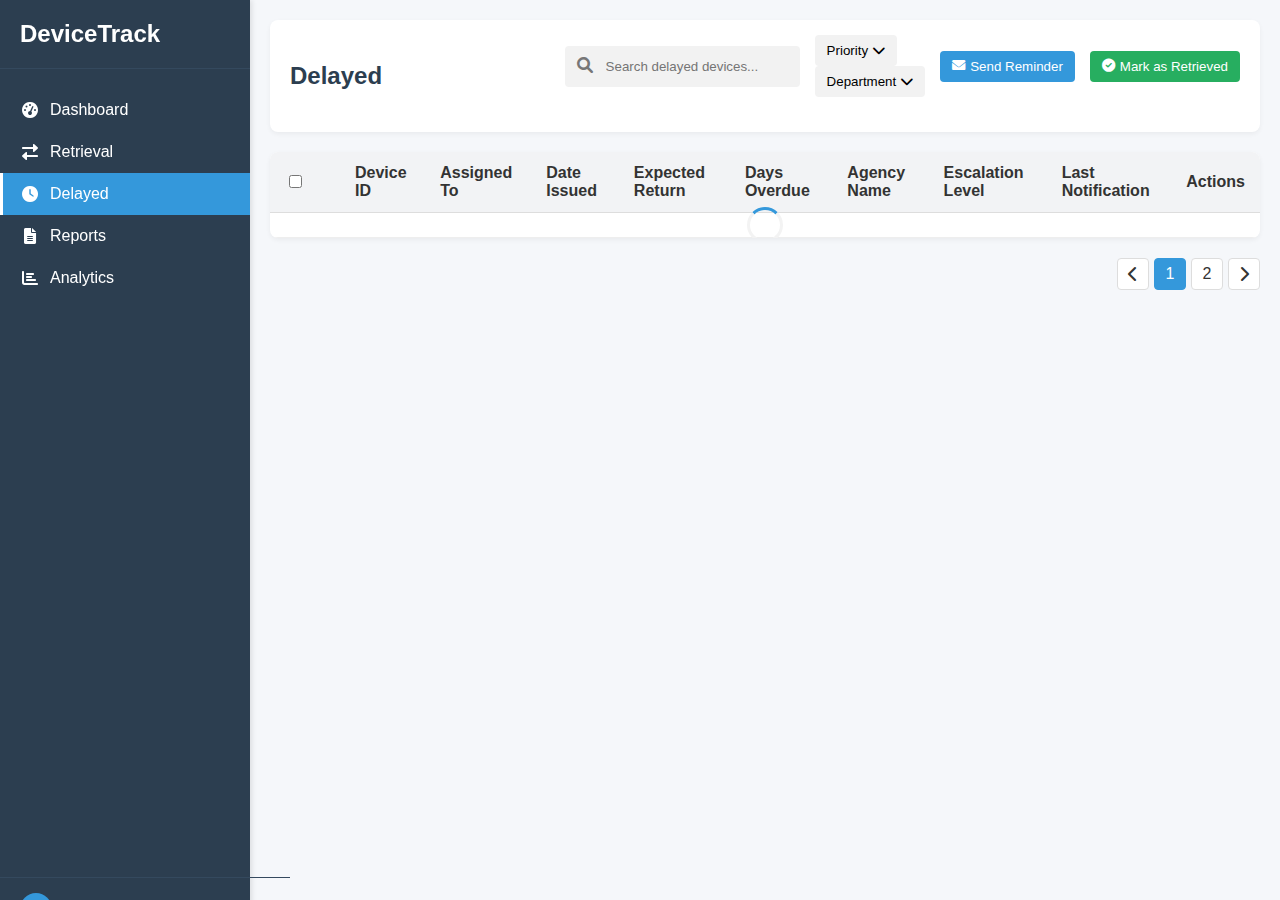
<file: delayed.html>
<!DOCTYPE html>
<html lang="en">
<head>
  <meta charset="UTF-8">
  <meta name="viewport" content="width=device-width, initial-scale=1.0">
  <title>DeviceTrack - Delayed Devices</title>
  <link rel="stylesheet" href="css/style.css">
  <link rel="stylesheet" href="https://cdnjs.cloudflare.com/ajax/libs/font-awesome/6.0.0/css/all.min.css">
</head>
<body>
  <!-- Sidebar Navigation -->
  <div class="sidebar">
    <div class="logo">DeviceTrack</div>
    <ul class="nav-menu">
      <li class="nav-item" data-page="index">
        <i class="fas fa-tachometer-alt"></i>
        <span>Dashboard</span>
      </li>
      <li class="nav-item" data-page="retrieval">
        <i class="fas fa-exchange-alt"></i>
        <span>Retrieval</span>
      </li>
      <li class="nav-item active" data-page="delayed">
        <i class="fas fa-clock"></i>
        <span>Delayed</span>
      </li>
      <li class="nav-item" data-page="reports">
        <i class="fas fa-file-alt"></i>
        <span>Reports</span>
      </li>
      <li class="nav-item" data-page="analytics">
        <i class="fas fa-chart-bar"></i>
        <span>Analytics</span>
      </li>
    </ul>
    <div class="user-menu">
      <div class="circle-icon">JD</div>
      <span>John Doe</span>
    </div>
  </div>

  <!-- Main Content -->
  <div class="main-content">
    <div class="page-header">
      <h1 class="page-title">Delayed Devices</h1>
      <div class="toolbar">
        <div class="search-bar">
          <span class="search-icon"><i class="fas fa-search"></i></span>
          <input type="text" class="search-input" placeholder="Search delayed devices..." id="delayed-search">
        </div>
        <div class="filters">
          <button class="filter-button">
            <span>Priority</span>
            <span><i class="fas fa-chevron-down"></i></span>
          </button>
          <button class="filter-button">
            <span>Department</span>
            <span><i class="fas fa-chevron-down"></i></span>
          </button>
        </div>
        <button class="action-button">
          <i class="fas fa-envelope"></i>
          <span>Send Reminder</span>
        </button>
        <button class="action-button retrieve">
          <i class="fas fa-check-circle"></i>
          <span>Mark as Retrieved</span>
        </button>
      </div>
    </div>

    <div class="content">
      <table class="data-table" id="delayed-table">
        <thead>
          <tr>
            <th class="checkbox-cell">
              <input type="checkbox" class="select-all">
            </th>
            <th>Device ID</th>
            <th>Assigned To</th>
            <th>Date Issued</th>
            <th>Expected Return</th>
            <th>Days Overdue</th>
            <th>Agency Name</th>
            <th>Escalation Level</th>
            <th>Last Notification</th>
            <th>Actions</th>
          </tr>
        </thead>
        <tbody>
          <!-- Will be populated by JavaScript -->
          <tr class="loading">
            <td colspan="10"></td>
          </tr>
        </tbody>
      </table>

      <div class="pagination">
        <div class="page-button"><i class="fas fa-chevron-left"></i></div>
        <div class="page-button active">1</div>
        <div class="page-button">2</div>
        <div class="page-button"><i class="fas fa-chevron-right"></i></div>
      </div>
    </div>
  </div>

  <script src="js/main.js"></script>
  <script src="js/delayed.js"></script>
</body>
</html>
</file>
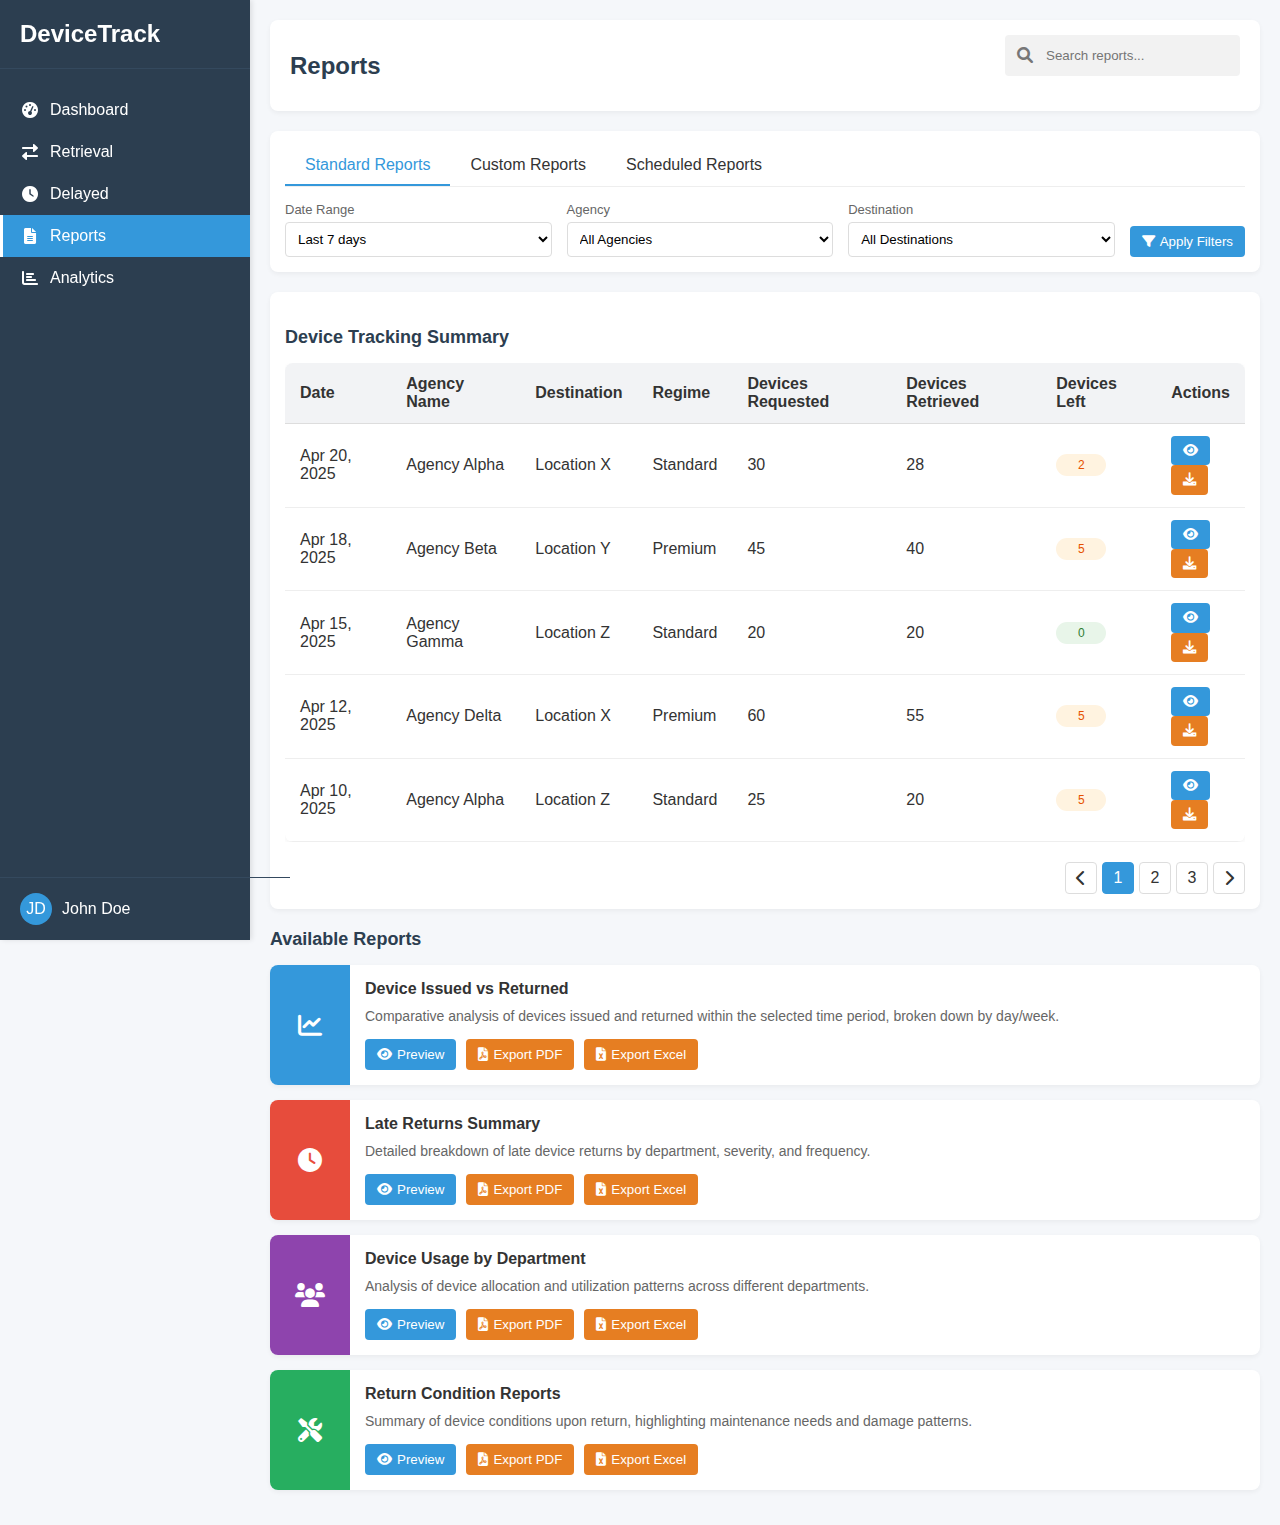
<file: reports.html>
<!DOCTYPE html>
<html lang="en">
<head>
  <meta charset="UTF-8">
  <meta name="viewport" content="width=device-width, initial-scale=1.0">
  <title>DeviceTrack - Reports</title>
  <link rel="stylesheet" href="css/style.css">
  <link rel="stylesheet" href="https://cdnjs.cloudflare.com/ajax/libs/font-awesome/6.0.0/css/all.min.css">
</head>
<body>
  <!-- Sidebar Navigation -->
  <div class="sidebar">
    <div class="logo">DeviceTrack</div>
    <ul class="nav-menu">
      <li class="nav-item" data-page="index">
        <i class="fas fa-tachometer-alt"></i>
        <span>Dashboard</span>
      </li>
      <li class="nav-item" data-page="retrieval">
        <i class="fas fa-exchange-alt"></i>
        <span>Retrieval</span>
      </li>
      <li class="nav-item" data-page="delayed">
        <i class="fas fa-clock"></i>
        <span>Delayed</span>
      </li>
      <li class="nav-item" data-page="reports">
        <i class="fas fa-file-alt"></i>
        <span>Reports</span>
      </li>
      <li class="nav-item" data-page="analytics">
        <i class="fas fa-chart-bar"></i>
        <span>Analytics</span>
      </li>
    </ul>
    <div class="user-menu">
      <div class="circle-icon">JD</div>
      <span>John Doe</span>
    </div>
  </div>
  <!-- Main Content -->
  <div class="main-content">
    <div class="page-header">
      <h1 class="page-title">Reports</h1>
      <div class="toolbar">
        <div class="search-bar">
          <span class="search-icon"><i class="fas fa-search"></i></span>
          <input type="text" class="search-input" placeholder="Search reports...">
        </div>
      </div>
    </div>
    <div class="content">
      <!-- Report Filter Controls -->
      <div class="report-filters">
        <div class="tabs">
          <div class="tab active">Standard Reports</div>
          <div class="tab">Custom Reports</div>
          <div class="tab">Scheduled Reports</div>
        </div>
        <div class="filter-row">
          <div class="filter-group">
            <label>Date Range</label>
            <select>
              <option>Last 7 days</option>
              <option>Last 30 days</option>
              <option>This month</option>
              <option>Custom range</option>
            </select>
          </div>
          <div class="filter-group">
            <label>Agency</label>
            <select>
              <option>All Agencies</option>
              <option>Agency A</option>
              <option>Agency B</option>
              <option>Agency C</option>
            </select>
          </div>
          <div class="filter-group">
            <label>Destination</label>
            <select>
              <option>All Destinations</option>
              <option>Location A</option>
              <option>Location B</option>
              <option>Location C</option>
            </select>
          </div>
          <button class="action-button">
            <i class="fas fa-filter"></i>
            Apply Filters
          </button>
        </div>
      </div>
      
      <!-- Device Tracking Table -->
      <div class="report-section">
        <h2 class="section-title">Device Tracking Summary</h2>
        <div class="data-table-container">
          <table class="data-table">
            <thead>
              <tr>
                <th>Date</th>
                <th>Agency Name</th>
                <th>Destination</th>
                <th>Regime</th>
                <th>Devices Requested</th>
                <th>Devices Retrieved</th>
                <th>Devices Left</th>
                <th>Actions</th>
              </tr>
            </thead>
            <tbody id="device-tracking-data">
              <!-- Data will be populated by JavaScript -->
            </tbody>
          </table>
        </div>
        <div class="pagination">
          <div class="page-button"><i class="fas fa-chevron-left"></i></div>
          <div class="page-button active">1</div>
          <div class="page-button">2</div>
          <div class="page-button">3</div>
          <div class="page-button"><i class="fas fa-chevron-right"></i></div>
        </div>
      </div>

      <!-- Additional Report Cards Section -->
      <h2 class="section-title">Available Reports</h2>
      <div id="report-cards-container">
        <!-- Report cards will be added here by JavaScript -->
      </div>
    </div>
  </div>
  <script src="js/main.js"></script>
  <script src="js/reports.js"></script>
</body>
</html>
</file>
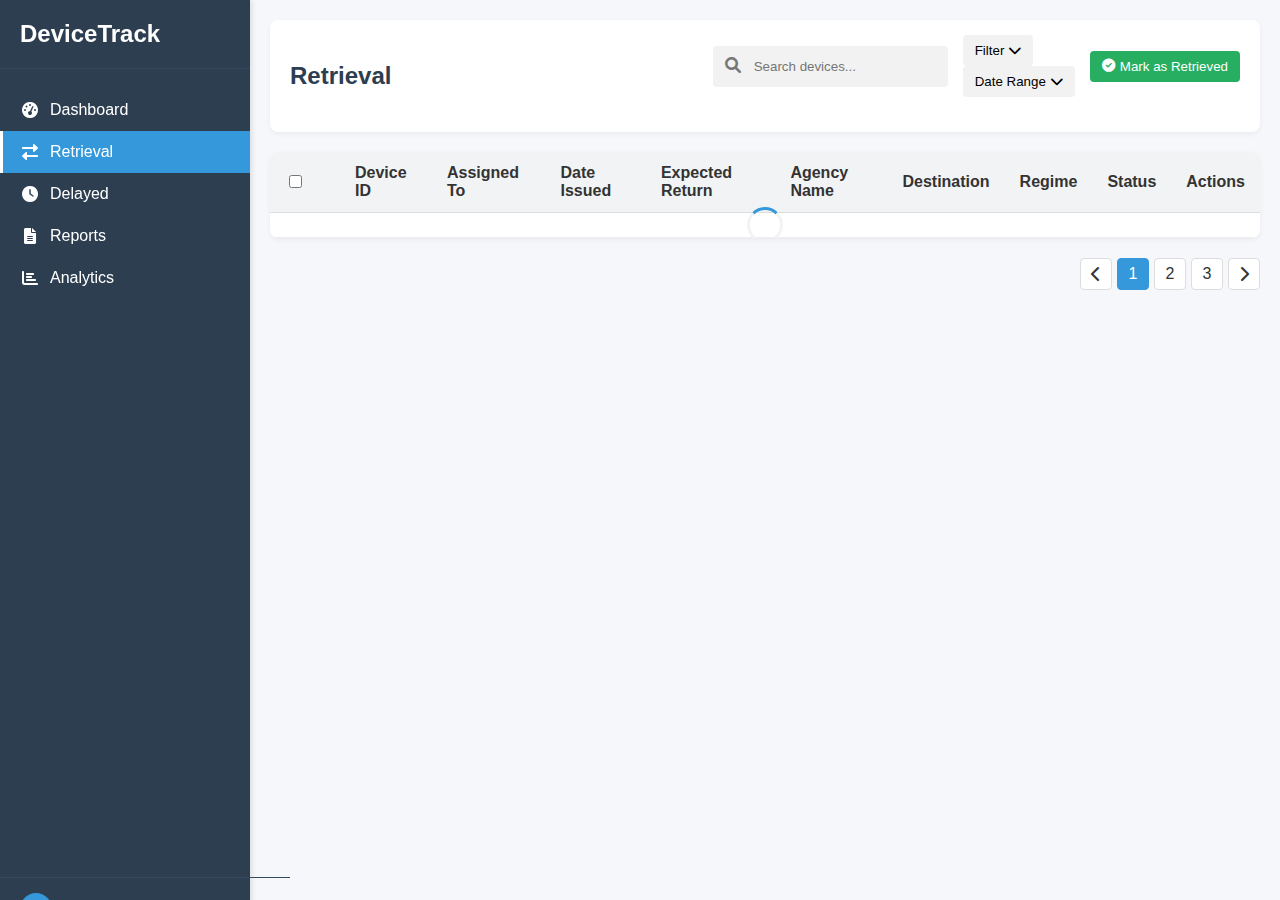
<file: retrieval.html>
<!DOCTYPE html>
<html lang="en">
<head>
  <meta charset="UTF-8">
  <meta name="viewport" content="width=device-width, initial-scale=1.0">
  <title>DeviceTrack - Retrieval</title>
  <link rel="stylesheet" href="css/style.css">
  <link rel="stylesheet" href="https://cdnjs.cloudflare.com/ajax/libs/font-awesome/6.0.0/css/all.min.css">
</head>
<body>
  <!-- Sidebar Navigation -->
  <div class="sidebar">
    <div class="logo">DeviceTrack</div>
    <ul class="nav-menu">
      <li class="nav-item" data-page="index">
        <i class="fas fa-tachometer-alt"></i>
        <span>Dashboard</span>
      </li>
      <li class="nav-item" data-page="retrieval">
        <i class="fas fa-exchange-alt"></i>
        <span>Retrieval</span>
      </li>
      <li class="nav-item" data-page="delayed">
        <i class="fas fa-clock"></i>
        <span>Delayed</span>
      </li>
      <li class="nav-item" data-page="reports">
        <i class="fas fa-file-alt"></i>
        <span>Reports</span>
      </li>
      <li class="nav-item" data-page="analytics">
        <i class="fas fa-chart-bar"></i>
        <span>Analytics</span>
      </li>
    </ul>
    <div class="user-menu">
      <div class="circle-icon">JD</div>
      <span>John Doe</span>
    </div>
  </div>

  <!-- Main Content -->
  <div class="main-content">
    <div class="page-header">
      <h1 class="page-title">Retrieval and Return Management</h1>
      <div class="toolbar">
        <div class="search-bar">
          <span class="search-icon"><i class="fas fa-search"></i></span>
          <input type="text" class="search-input" placeholder="Search devices..." id="device-search">
        </div>
        <div class="filters">
          <button class="filter-button">
            <span>Filter</span>
            <span><i class="fas fa-chevron-down"></i></span>
          </button>
          <button class="filter-button">
            <span>Date Range</span>
            <span><i class="fas fa-chevron-down"></i></span>
          </button>
        </div>
        <button class="action-button retrieve">
          <i class="fas fa-check-circle"></i>
          <span>Mark as Retrieved</span>
        </button>
      </div>
    </div>

    <div class="content">
      <table class="data-table" id="devices-table">
        <thead>
          <tr>
            <th class="checkbox-cell">
              <input type="checkbox" class="select-all">
            </th>
            <th>Device ID</th>
            <th>Assigned To</th>
            <th>Date Issued</th>
            <th>Expected Return</th>
            <th>Agency Name</th>
            <th>Destination</th>
            <th>Regime</th>
            <th>Status</th>
            <th>Actions</th>
          </tr>
        </thead>
        <tbody>
          <!-- Will be populated by JavaScript -->
          <tr class="loading">
            <td colspan="10"></td>
          </tr>
        </tbody>
      </table>

      <div class="pagination">
        <div class="page-button"><i class="fas fa-chevron-left"></i></div>
        <div class="page-button active">1</div>
        <div class="page-button">2</div>
        <div class="page-button">3</div>
        <div class="page-button"><i class="fas fa-chevron-right"></i></div>
      </div>
    </div>
  </div>

  <script src="js/main.js"></script>
  <script src="js/retrieval.js"></script>
</body>
</html>
</file>
<file: css/style.css>
/* Base Styles */
body {
  font-family: 'Segoe UI', Tahoma, Geneva, Verdana, sans-serif;
  margin: 0;
  padding: 0;
  background-color: #f5f7fa;
  color: #333;
  display: flex;
  min-height: 100vh;
}

/* Sidebar Styles */
.sidebar {
  width: 250px;
  background-color: #2c3e50;
  color: white;
  padding: 20px 0;
  height: 100vh;
  position: fixed;
  box-shadow: 2px 0 5px rgba(0,0,0,0.1);
}

.logo {
  font-size: 24px;
  font-weight: 700;
  padding: 0 20px 20px;
  border-bottom: 1px solid #34495e;
  margin-bottom: 20px;
}

.nav-menu {
  list-style: none;
  padding: 0;
  margin: 0;
}

/* Consolidated nav-item styles */
.nav-item {
  cursor: pointer;
  display: flex;
  align-items: center;
  padding: 12px 20px;
  gap: 10px;
  transition: background-color 0.3s;
}

.nav-item:hover {
  background-color: #34495e;
}

.nav-item.active {
  background-color: #3498db;
  border-left: 3px solid #fff;
  padding-left: 17px; /* 20px - 3px border */
}

.nav-item i {
  width: 20px;
  text-align: center;
}

.user-menu {
  position: absolute;
  bottom: 0;
  width: 100%;
  padding: 15px 20px;
  border-top: 1px solid #34495e;
  display: flex;
  align-items: center;
  gap: 10px;
}

.circle-icon {
  width: 32px;
  height: 32px;
  background-color: #3498db;
  color: white;
  border-radius: 50%;
  display: flex;
  align-items: center;
  justify-content: center;
  font-weight: 500;
}

/* Main Content Styles */
.main-content {
  flex: 1;
  margin-left: 250px;
  padding: 20px;
}

.page-header {
  background-color: white;
  padding: 15px 20px;
  border-radius: 8px;
  box-shadow: 0 2px 5px rgba(0,0,0,0.05);
  margin-bottom: 20px;
  display: flex;
  justify-content: space-between;
  align-items: center;
}

.page-title {
  margin: 0;
  font-size: 24px;
  color: #2c3e50;
}

/* Common Component Styles */
.toolbar {
  display: flex;
  justify-content: space-between;
  margin-bottom: 20px;
  align-items: center;
  gap: 15px;
  flex-wrap: wrap;
}

.search-bar {
  display: flex;
  align-items: center;
  background-color: #f2f2f2;
  border-radius: 4px;
  padding: 8px 12px;
  flex: 1;
  max-width: 400px;
}

.search-icon {
  color: #777;
  margin-right: 8px;
}

.search-input {
  border: none;
  background: transparent;
  outline: none;
  padding: 5px;
  width: 100%;
}

.filter-button, .action-button {
  background-color: #f2f2f2;
  border: none;
  border-radius: 4px;
  padding: 8px 12px;
  cursor: pointer;
  display: flex;
  align-items: center;
  gap: 5px;
  transition: background-color 0.2s;
}

.filter-button:hover, .action-button:hover {
  background-color: #e0e0e0;
}

.action-button {
  background-color: #3498db;
  color: white;
}

.action-button:hover {
  background-color: #2980b9;
}

.action-button.retrieve {
  background-color: #27ae60;
}

.action-button.retrieve:hover {
  background-color: #219653;
}

.action-button.export {
  background-color: #e67e22;
}

.action-button.export:hover {
  background-color: #d35400;
}

.data-table {
  width: 100%;
  border-collapse: collapse;
  background-color: white;
  border-radius: 8px;
  overflow: hidden;
  box-shadow: 0 2px 5px rgba(0,0,0,0.05);
}

.data-table th {
  background-color: #f2f3f5;
  text-align: left;
  padding: 12px 15px;
  font-weight: 600;
  border-bottom: 1px solid #ddd;
}

.data-table td {
  padding: 12px 15px;
  border-bottom: 1px solid #eee;
}

.data-table tr:hover {
  background-color: #f9f9f9;
}

.status-badge {
  display: inline-block;
  padding: 4px 10px;
  border-radius: 12px;
  font-size: 12px;
  font-weight: 500;
}

.status-issued {
  background-color: #e3f2fd;
  color: #1565c0;
}

.status-delayed {
  background-color: #fff3e0;
  color: #e65100;
}

.status-retrieved {
  background-color: #e8f5e9;
  color: #2e7d32;
}

.device-id {
  color: #3498db;
  text-decoration: none;
  font-weight: 500;
}

.device-id:hover {
  text-decoration: underline;
}

.checkbox-cell {
  width: 40px;
  text-align: center;
}

.pagination {
  display: flex;
  justify-content: flex-end;
  margin-top: 20px;
  gap: 5px;
}

.page-button {
  border: 1px solid #ddd;
  background-color: white;
  width: 30px;
  height: 30px;
  display: flex;
  align-items: center;
  justify-content: center;
  cursor: pointer;
  border-radius: 4px;
  transition: all 0.2s;
}

.page-button:hover {
  background-color: #f2f2f2;
}

.page-button.active {
  background-color: #3498db;
  color: white;
  border-color: #3498db;
}

.loading {
  position: relative;
  min-height: 100px;
}

.loading::after {
  content: '';
  position: absolute;
  top: 50%;
  left: 50%;
  transform: translate(-50%, -50%);
  width: 30px;
  height: 30px;
  border: 3px solid #f3f3f3;
  border-top: 3px solid #3498db;
  border-radius: 50%;
  animation: spin 1s linear infinite;
}

@keyframes spin {
  0% { transform: translate(-50%, -50%) rotate(0deg); }
  100% { transform: translate(-50%, -50%) rotate(360deg); }
}

.error-message {
  color: #e74c3c;
  text-align: center;
  padding: 20px;
  background-color: #fdecea;
  border-radius: 8px;
}

/* Nav link styles for proper link handling */
.nav-link {
  color: white;
  text-decoration: none;
  display: flex;
  align-items: center;
  gap: 10px;
  width: 100%;
}
/* Additional styles for the reports page */
.report-filters {
  background-color: white;
  border-radius: 8px;
  padding: 15px;
  margin-bottom: 20px;
  box-shadow: 0 2px 5px rgba(0,0,0,0.05);
}

.tabs {
  display: flex;
  border-bottom: 1px solid #eee;
  margin-bottom: 15px;
}

.tab {
  padding: 10px 20px;
  cursor: pointer;
  border-bottom: 2px solid transparent;
}

.tab.active {
  border-bottom: 2px solid #3498db;
  color: #3498db;
  font-weight: 500;
}

.filter-row {
  display: flex;
  flex-wrap: wrap;
  gap: 15px;
  align-items: flex-end;
}

.filter-group {
  display: flex;
  flex-direction: column;
  flex: 1;
  min-width: 150px;
}

.filter-group label {
  margin-bottom: 5px;
  font-size: 13px;
  color: #666;
}

.filter-group select {
  padding: 8px;
  border: 1px solid #ddd;
  border-radius: 4px;
  background-color: white;
}

.section-title {
  font-size: 18px;
  margin: 20px 0 15px;
  color: #2c3e50;
}

.report-card {
  display: flex;
  background-color: white;
  border-radius: 8px;
  overflow: hidden;
  margin-bottom: 15px;
  box-shadow: 0 2px 5px rgba(0,0,0,0.05);
}

.report-icon {
  display: flex;
  align-items: center;
  justify-content: center;
  width: 80px;
  background-color: #3498db;
  color: white;
  font-size: 24px;
}

.report-content {
  flex: 1;
  padding: 15px;
}

.report-title {
  margin: 0 0 10px;
  font-size: 16px;
}

.report-description {
  margin: 0 0 15px;
  color: #666;
  font-size: 14px;
}

.report-actions {
  display: flex;
  gap: 10px;
}

.report-section {
  background-color: white;
  border-radius: 8px;
  padding: 15px;
  margin-bottom: 20px;
  box-shadow: 0 2px 5px rgba(0,0,0,0.05);
}

.data-table-container {
  overflow-x: auto;
}

/* Override for status colors in the device tracking table */
.data-table td .status-badge {
  display: inline-block;
  padding: 4px 10px;
  border-radius: 12px;
  font-size: 12px;
  font-weight: 500;
  min-width: 30px;
  text-align: center;
}
</file>
